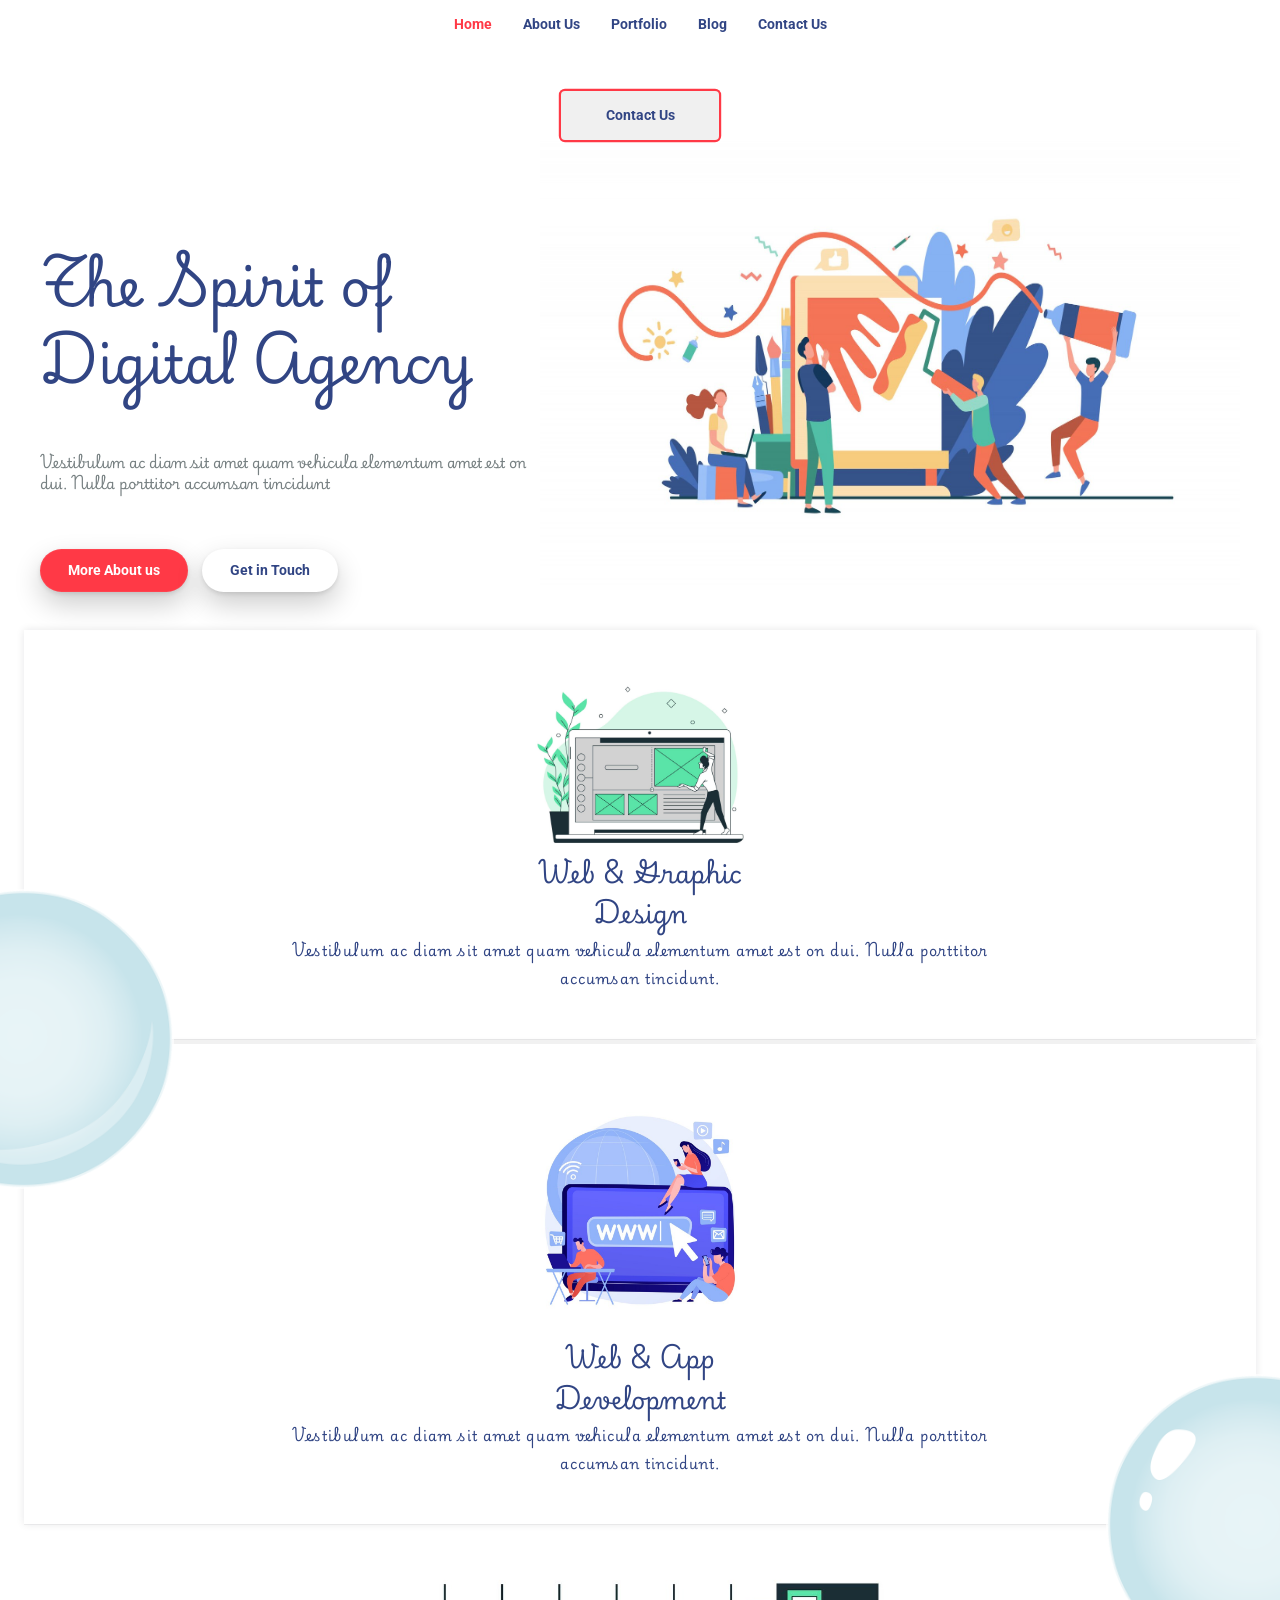
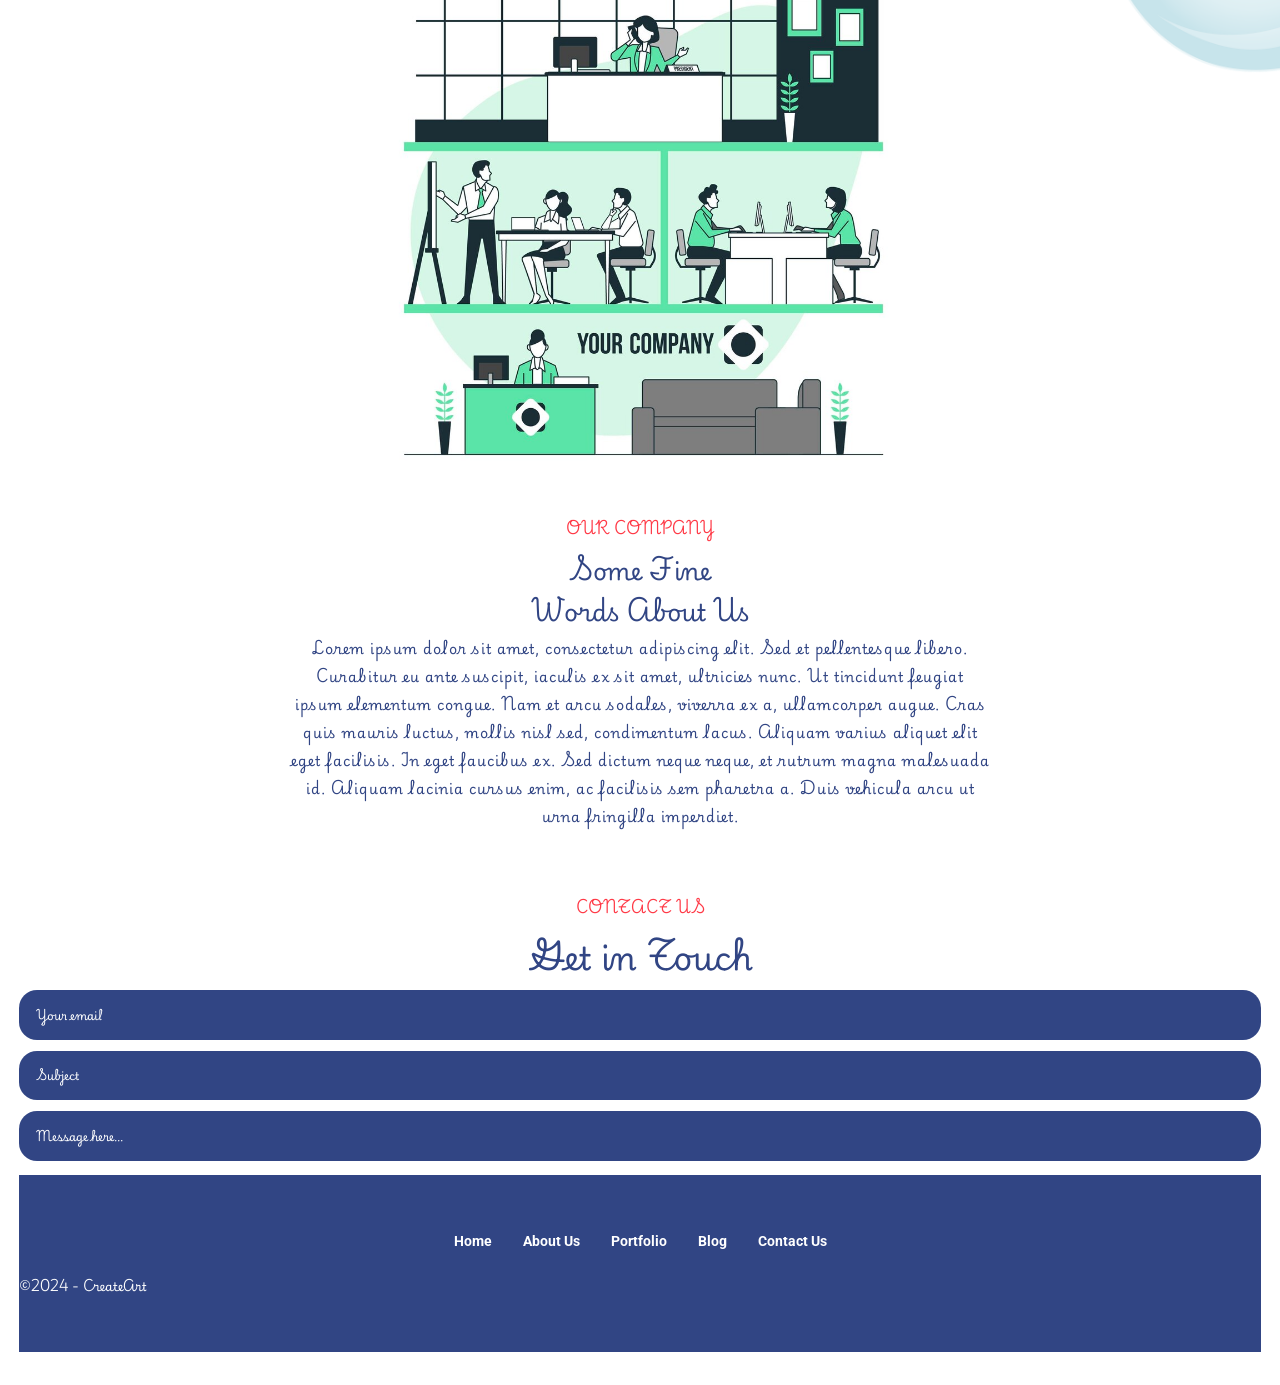
<file: CreateArt/index.html>
<!DOCTYPE html>
<html lang="en">
<head>
    <meta charset="UTF-8">
    <meta name="viewport" content="width=CreateArt, initial-scale=1.0">
    <title>Create Art</title>
    <link rel="stylesheet" href="style.css">
</head>
<body>
    <header>
        <nav class="top-menu">
            <a href="#" class="red">Home</a>
            <a href="#">About Us</a>
            <a href="#">Portfolio</a>
            <a href="#">Blog</a>
            <a href="#">Contact Us</a>
        </nav>
        <nav class="button-contact">
            <a href="#">Contact Us</a>
        </nav>
    </header>
    <main>
        <div class="flex-div">
            <div class="left">
                    <h1 class="banner-h1">The Spirit of Digital Agency</h1>
                    <p>Vestibulum ac diam sit amet quam vehicula elementum amet est on dui. Nulla porttitor accumsan tincidunt</p>
                <div class="banner-botton">
                    <nav>
                        <a href="#" class="banner-button-left">More About us</a>
                    </nav>
                    <nav>
                        <a href="#" class="banner-button-rigth">Get in Touch</a>
                    </nav>
                </div>
            </div>
            <img src="header.jpg" alt="" class="picture">
        </div>
        <div class="web">
            <div class="design-box">
                <img src="design.jpg" alt="" class="design">
                <h2>Web & Graphic</h2>
                <h2>Design</h2>
                <p>Vestibulum ac diam sit amet quam vehicula elementum amet est on dui. Nulla porttitor accumsan tincidunt.</p>
                <nav><img src="bubble.png" alt="" class="bubble-left"></nav>
            </div>
            
            <div  class="dev-box">
                <img src="development.jpg" alt="" class="dev">
                <h2 class="web-app-h2">Web & App</h2>
                <h2 class="web-app-h2">Development</h2>
                <p>Vestibulum ac diam sit amet quam vehicula elementum amet est on dui. Nulla porttitor accumsan tincidunt.</p>
                <div><img src="bubble.png" alt="" class="bubble-r"></div>
            </div>         
            <div class="company">
                <div><img src="company.jpg" alt="" class="company-img"></div>
                <h6>OUR COMPANY</h6>
                <h2>Some Fine</h2>
                <h2>Words About Us</h2>
                <div><p>Lorem ipsum dolor sit amet, consectetur adipiscing elit. Sed et pellentesque libero. Curabitur eu ante suscipit, iaculis ex sit amet, ultricies nunc. Ut tincidunt feugiat ipsum elementum congue. Nam et arcu sodales, viverra ex a, ullamcorper augue. Cras quis mauris luctus, mollis nisl sed, condimentum lacus. Aliquam varius aliquet elit eget facilisis. In eget faucibus ex. Sed dictum neque neque, et rutrum magna malesuada id. Aliquam lacinia cursus enim, ac facilisis sem pharetra a. Duis vehicula arcu ut urna fringilla imperdiet.</p></div>
            </div>
        </div>
    </main>
    <footer>
        <div class="contact">
            <h6>CONTACT US</h6>
            <h2>Get in Touch</h2>
            <div class="contact-form">
                <nav>Your email</nav>
                <nav>Subject</nav>
                <nav class="message-here">Message here...</nav>
            </div>
        </div>
        <div class="footer-m">
            <nav class="footer-menu">
                <a href="#" >Home</a>
                <a href="#">About Us</a>
                <a href="#">Portfolio</a>
                <a href="#">Blog</a>
                <a href="#">Contact Us</a>
            </nav>
            <p>©2024 - CreateArt</p>
        </div>
    </footer>
</body>
</html>
</file>
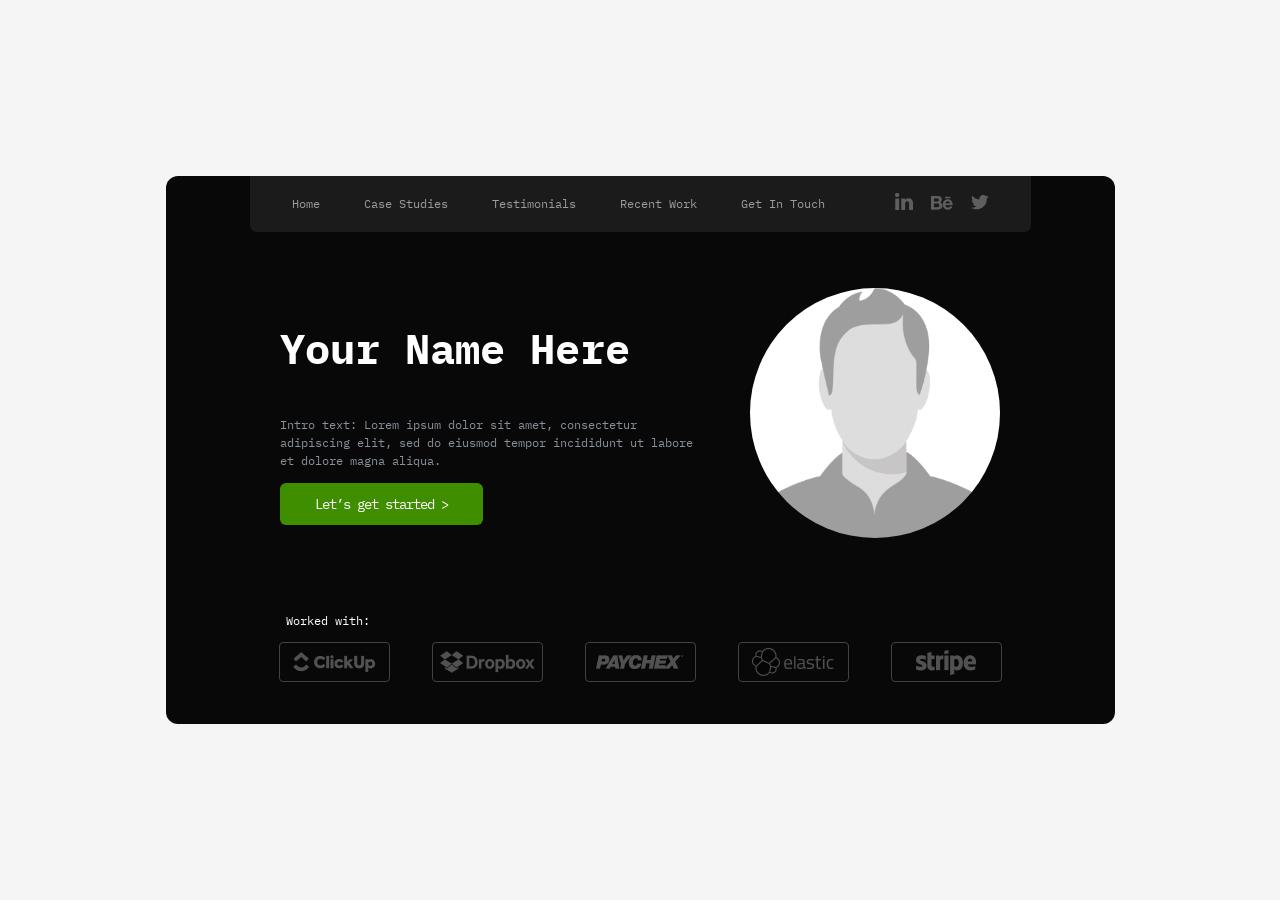
<file: Regular Exam HTML CSS SoftUni/01.Portfolio/index.html>
<!DOCTYPE html>
<html lang="en">
  <head>
    <meta charset="UTF-8" />
    <meta name="viewport" content="width=device-width, initial-scale=1.0" />
    <title>Portfolio Card</title>
    <link rel="stylesheet" href="./styles.css" />
  </head>
  <body>
    <div class="card">
      <div class="header">
        <nav class="menu">
          <a href="#">Home</a>
          <a href="#">Case Studies</a>
          <a href="#">Testimonials</a>
          <a href="#">Recent Work</a>
          <a href="#">Get In Touch</a>
        </nav>
        <div class="icons">
          <a href="#"><img src="images/LinkedIn.png" alt=""></a>
          <a href="#"><img src="images/Behance.png" alt=""></a>
          <a href="#"><img src="images/Twitter.png" alt=""></a>
        </div>
      </div>
        <div class="body">
          <div class="left">
            <h1>Your Name Here</h1>
            <p>Intro text: Lorem ipsum dolor sit amet, consectetur adipiscing elit, sed do eiusmod tempor incididunt ut labore et dolore magna aliqua.</p>
            <a href="#">Let’s get started ></a>
          </div>
          <div class="right">
            <img src="images/profile_350x350.png" alt="">
          </div>
        </div>

      <div class="footer">
        <p>Worked with:</p>
        <div class="logos">
          <a href="#" class="img1"><img src="images/clickup logo.png" alt=""></a>
          <a href="#" class="img2"><img src="images/dropbox_blue logo.png" alt=""></a>
          <a href="#" class="img3"><img src="images/Paychex logo.png" alt=""></a>
          <a href="#" class="img4"><img src="images/Elastic logo.png" alt=""></a>
          <a href="#" class="img5"><img src="images/stripe logo.png" alt=""></a>
        </div>
      </div>
    </div>
  </body>
</html>
</file>
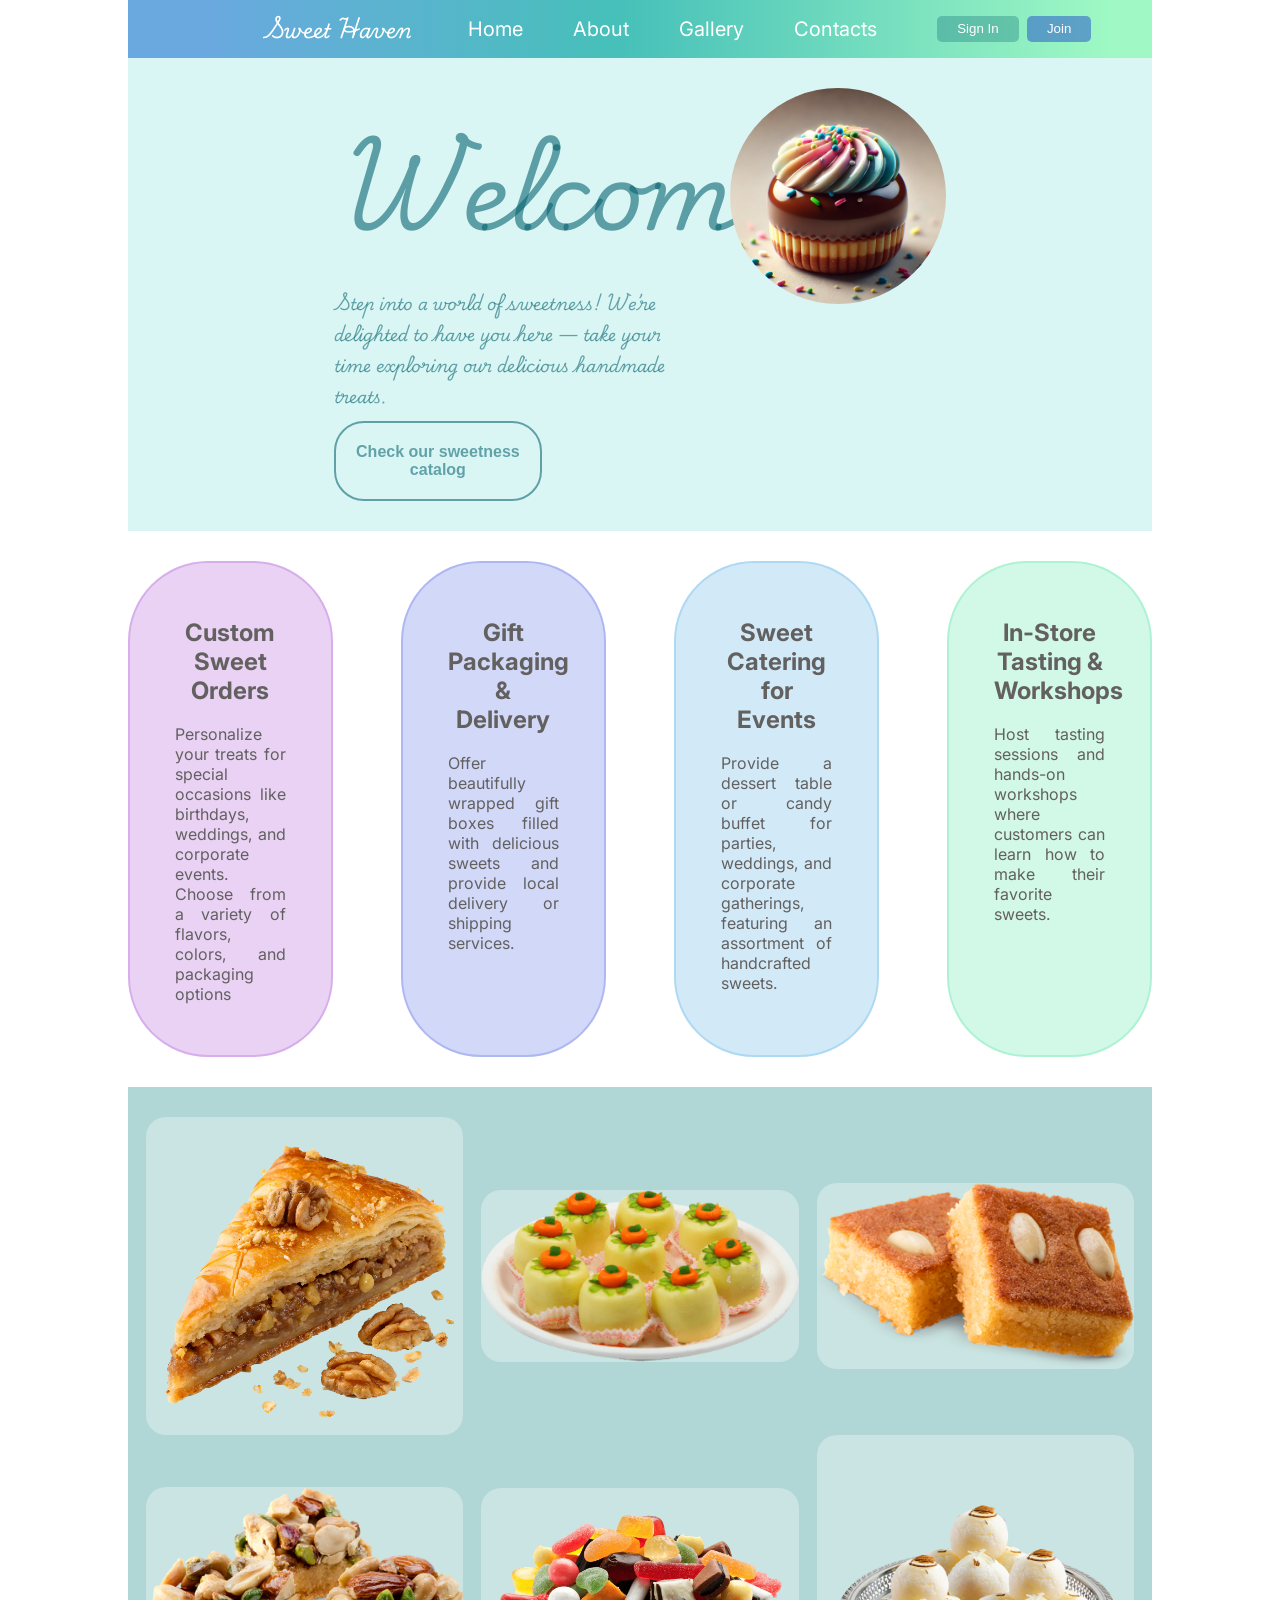
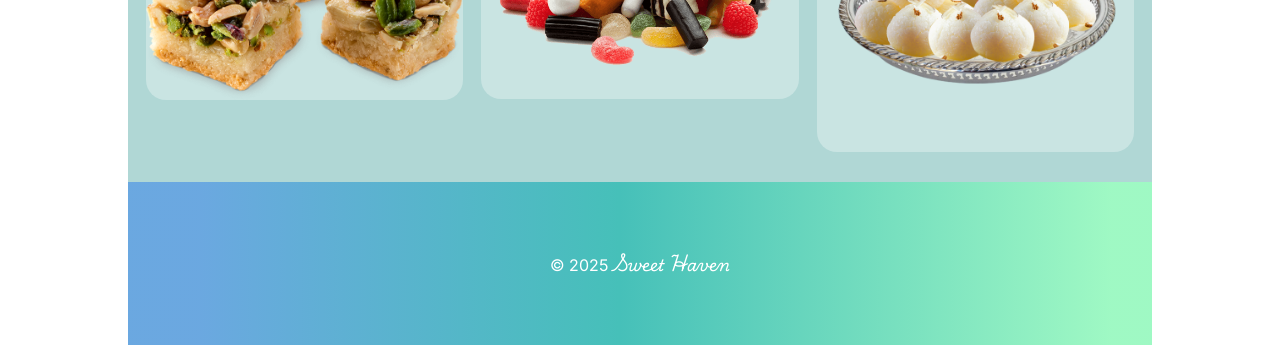
<file: Regular Exam HTML CSS SoftUni/02.SweetHeaven/index.html>
<!DOCTYPE html>
<html lang="en">
  <head>
    <meta charset="UTF-8" />
    <meta name="viewport" content="width=device-width, initial-scale=1.0" />
    <title>Sweet Haven</title>
    <link rel="stylesheet" href="./css/styles.css" />
    <link rel="stylesheet" href="./responsive.css" />
  </head>
  <body>
    <nav class="nav">
      <div class="nav-logo">
        <a href="#">Sweet Haven</a>
      </div>
      <label for="check" class="nav-burger-menu">
        <i class="fas fa-bars"></i>
      </label>
      <ul class="nav-menu">
        <li><a href="#">Home</a></li>
        <li><a href="#">About</a></li>
        <li><a href="#">Gallery</a></li>
        <li><a href="#">Contacts</a></li>
      </ul>
      <ul class="nav-user-btns">
        <li><button>Sign In</button></li>
        <li><button>Join</button></li>
      </ul>
    </nav>
    <main class="content">
      <section class="content-info">
        <div class="content-info-welcome">
          <h2>Welcome</h2>
          <p>
            Step into a world of sweetness! We&rsquo;re delighted to have you
            here — take your time exploring our delicious handmade treats.
          </p>
          <button>Check our sweetness catalog</button>
        </div>
        <img
          class="content-info-img"
          src="./images/sweet_langing_page.webp"
          alt=""
        />
      </section>
      <section class="content-services">
        <div class="violet">
          <h2>Custom Sweet Orders</h2>
          <p>
            Personalize your treats for special occasions like birthdays,
            weddings, and corporate events. Choose from a variety of flavors,
            colors, and packaging options
          </p>
        </div>
        <div class="blue">
          <h2>Gift Packaging & Delivery</h2>
          <p>
            Offer beautifully wrapped gift boxes filled with delicious sweets
            and provide local delivery or shipping services.
          </p>
        </div>
        <div class="light-blue">
          <h2>Sweet Catering for Events</h2>
          <p>
            Provide a dessert table or candy buffet for parties, weddings, and
            corporate gatherings, featuring an assortment of handcrafted sweets.
          </p>
        </div>
        <div class="green">
          <h2>In-Store Tasting & Workshops</h2>
          <p>
            Host tasting sessions and hands-on workshops where customers can
            learn how to make their favorite sweets.
          </p>
        </div>
      </section>
      <section class="gallery">
        <img src="./images/baklava.png" alt="" />
        <img src="./images/cakes.png" alt="" />
        <img src="./images/revane.png" alt="" />
        <img src="./images/another_cake.png" alt="" />
        <img src="./images/gummy_candies.png" alt="" />
        <img src="./images/sweet_candies.png" alt="" />
      </section>
    </main>
    <footer>
      <p>&copy; 2025 <a href="#">Sweet Haven</a></p>
    </footer>
  </body>
</html>
</file>
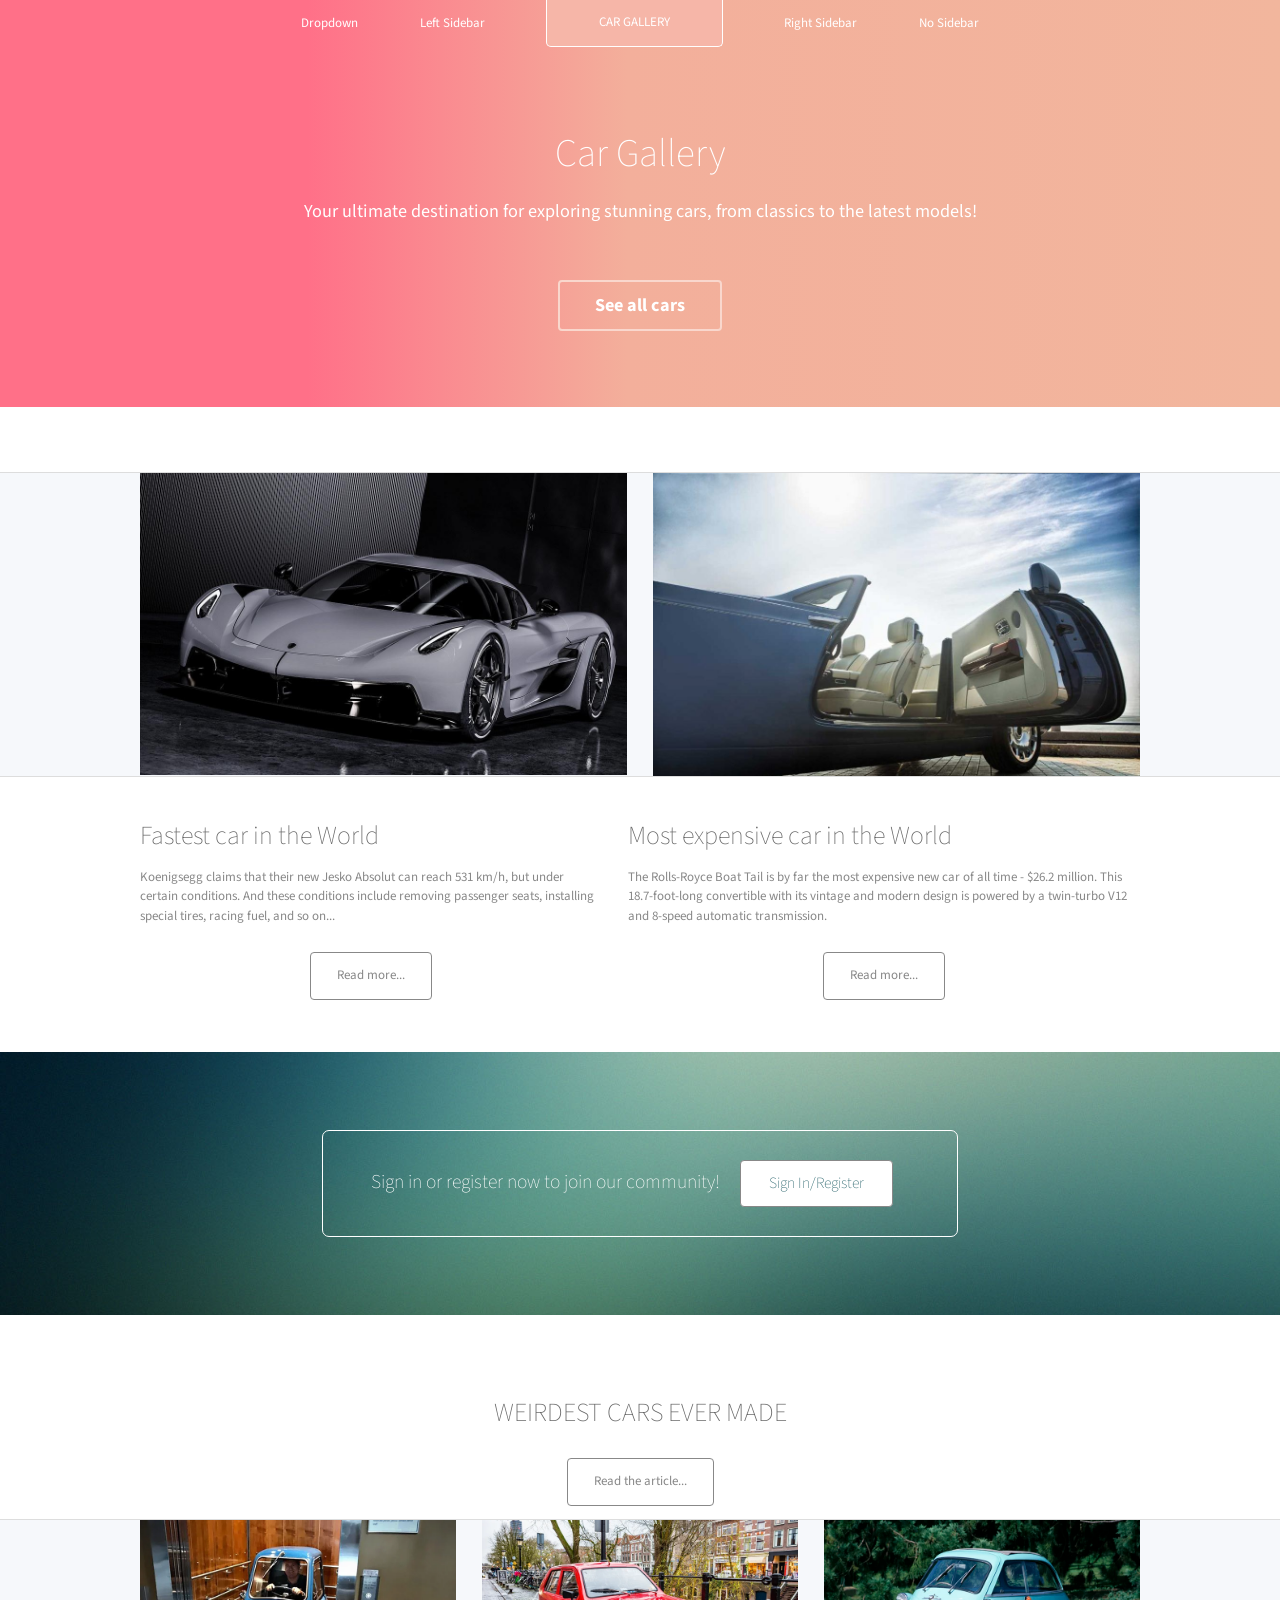
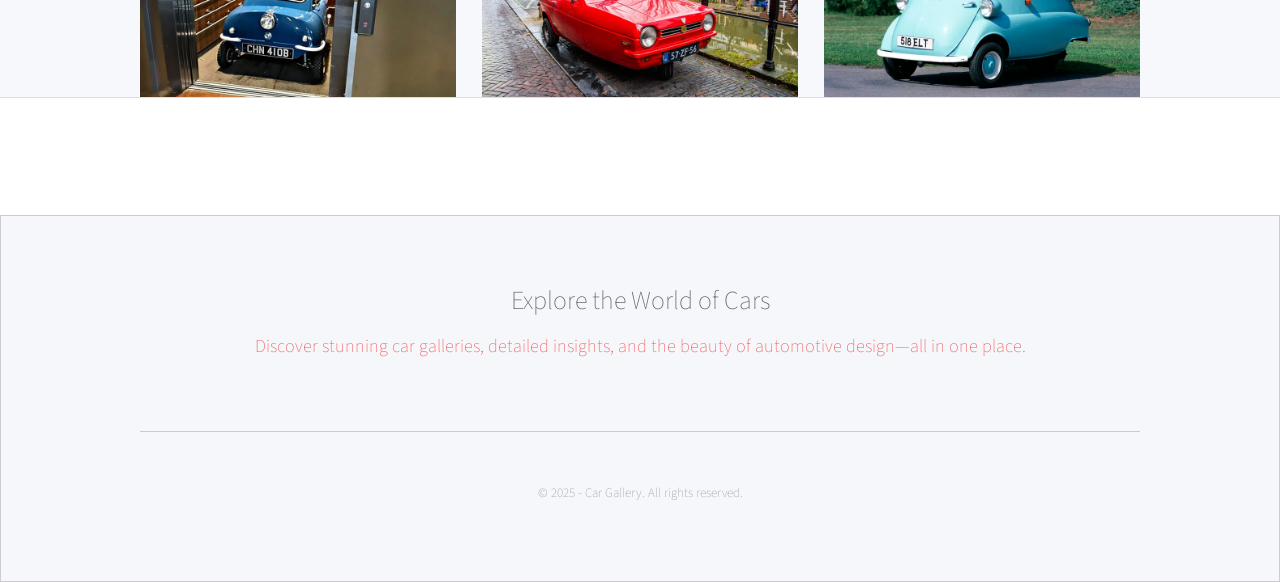
<file: Regular Exam HTML CSS SoftUni/03.Car_Gallery/index.html>
<!DOCTYPE html>
<html lang="en">
<head>
  <meta charset="UTF-8">
  <meta name="viewport" content="width=device-width, initial-scale=1.0">
  <title>Car Gallery</title>
  <link rel="stylesheet" href="./style.css">
</head>
<body>

<header>
  <nav class="main-nav">
    <a href="#">Dropdown</a>
    <a href="#">Left Sidebar</a>
    <a href="#" class="logo">CAR GALLERY</a>
    <a href="#">Right Sidebar</a>
    <a href="#">No Sidebar</a>
  </nav>

  <div class="header-banner">
    <h1>Car Gallery</h1>
    <p>Your ultimate destination for exploring stunning cars, from classics to the latest models!</p>
    <a href="#" class="button">See all cars</a>
  </div>
</header>

<div class="container-gray">
  <div class="container-800">
    <div class="cars">
      <div><img src="images/fastest_sport_car.jpeg"></div>
      <div><img src="images/most_expencive_car.jpg"></div>
    </div>
  </div>
</div>

<div class="container-800">
  <div class="cars-text">
    <div class="car-desc">
      <h2>Fastest car in the World</h2>
      <p>Koenigsegg claims that their new Jesko Absolut can reach 531 km/h, but under certain conditions. And these conditions include removing passenger seats, installing special tires, racing fuel, and so on...</p>
      <div class="btn-holder"><a href="#" class="button">Read more...</a></div>
    </div>


    <div class="car-desc">
      <h2>Most expensive car in the World</h2>
      <p>The Rolls-Royce Boat Tail is by far the most expensive new car of all time - $26.2 million. This 18.7-foot-long convertible with its vintage and modern design is powered by a twin-turbo V12 and 8-speed automatic transmission.</p>
      <div class="btn-holder"><a href="#" class="button">Read more...</a></div>
    </div>
  </div>
</div>

<div class="sign-in-box">
  <div class="sign-in">
    <span>Sign in or register now to join our community!</span>
    <a href="#" class="button">Sign In/Register</a>
  </div>
</div>

<div class="weird-cars">
  <h2 id="weird">WEIRDEST CARS EVER MADE</h2>
  <a href="#" class="button">Read the article...</a>
  <div class="container-gray">
    <div class="container-800">
      <div class="cars weird">
        <div><img src="images/weird_car_one.jpg"></div>
        <div><img src="images/weird_car_two.jpg"></div>
        <div><img src="images/weird_car_three.jpg"></div>
      </div>
    </div>
  </div>
</div>

<footer>
  <div class="container-800">
    <h2>Explore the World of Cars</h2>
    <p>Discover stunning car galleries, detailed insights, and the beauty of automotive design—all in one place.</p>
    <hr>
    <p class="copyright">© 2025 - Car Gallery. All rights reserved.</p>
  </div>
</footer>


  
</body>
</html>
</file>
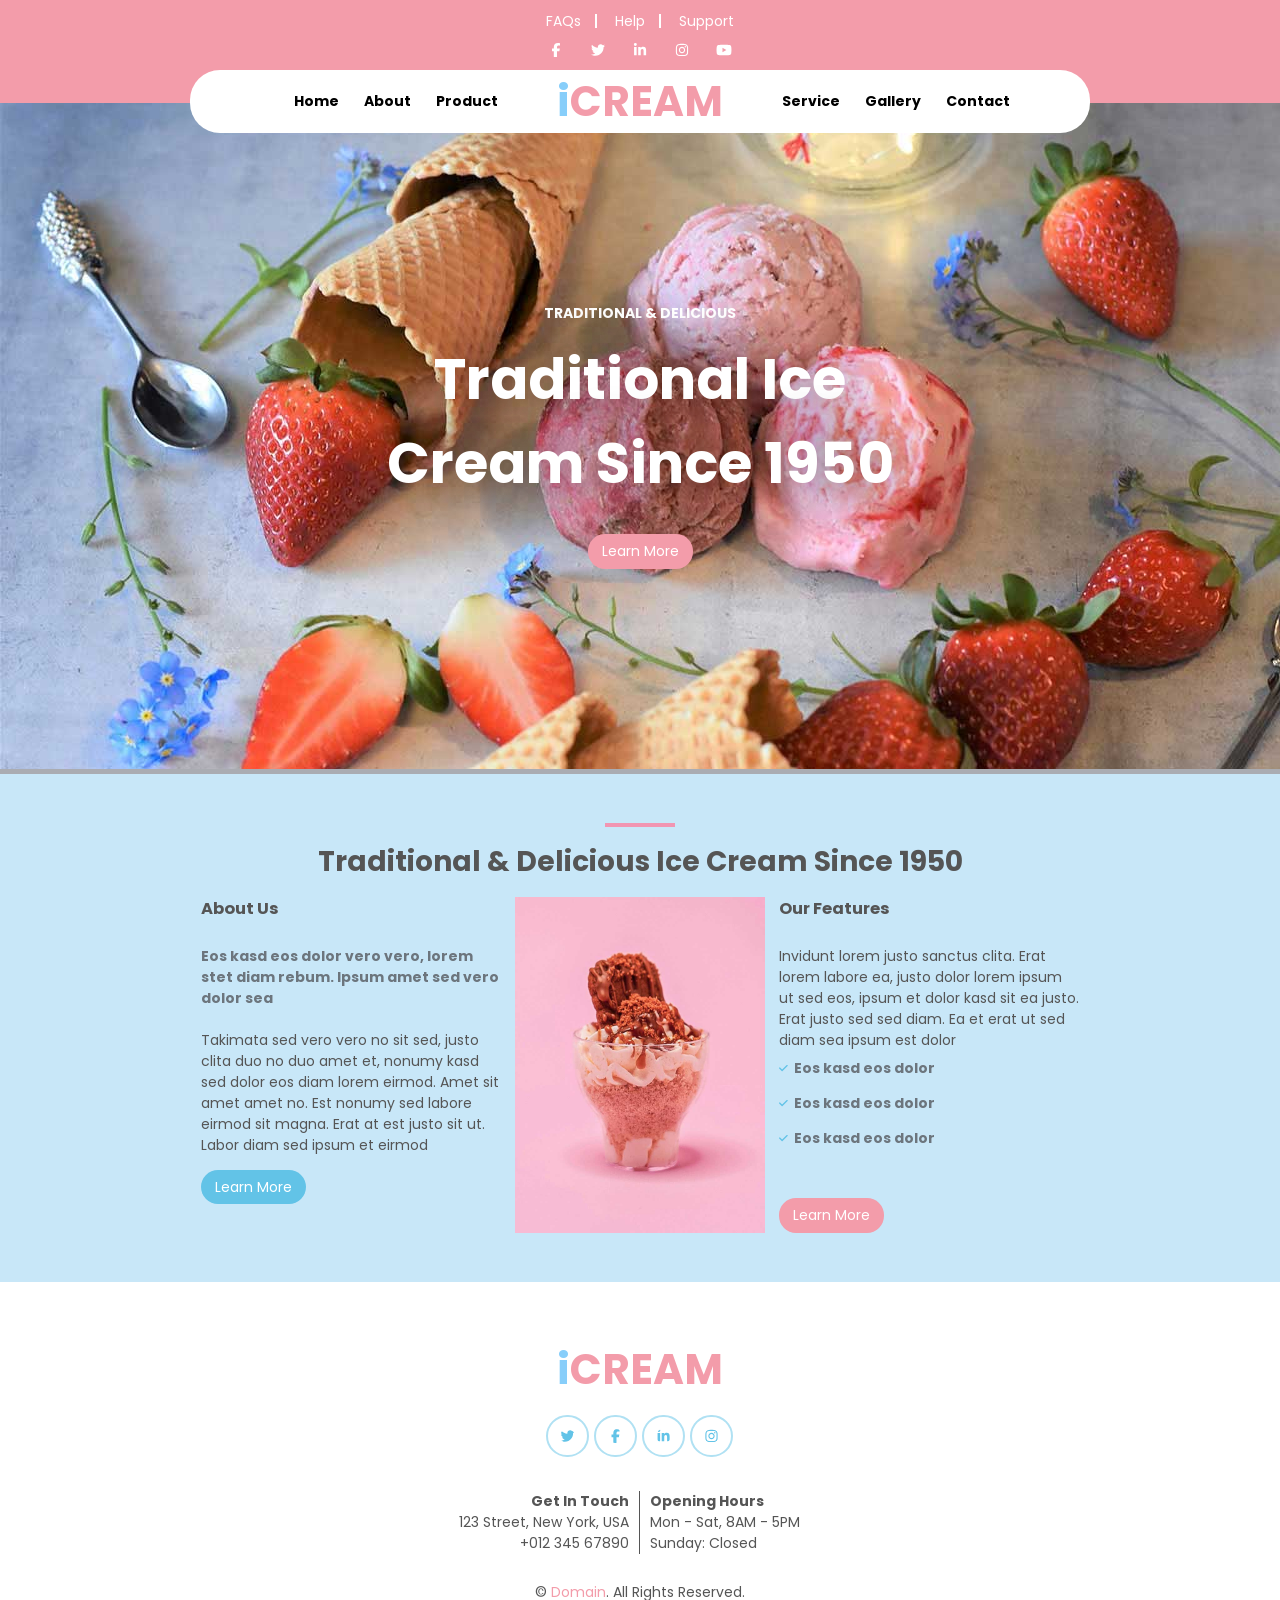
<file: iCream Solution/iscream.html>
<!DOCTYPE html>
<html lang="en">
<head>
    <meta charset="UTF-8">
    <meta name="viewport" content="width=device-width, initial-scale=1.0">
    <title>iScream</title>
    <link rel="stylesheet" href="style.css">
    <!-- <link rel="stylesheet" href="fa/all.min.css"> -->

</head>
<body>

<header> 
    <nav class="top-menu">
        <a href="#">FAQs</a>
        <a href="#">Help</a>
        <a href="#">Support</a>
    </nav>

    <div class="social">
        <svg xmlns="http://www.w3.org/2000/svg" height="14" viewBox="0 0 320 512"><!--!Font Awesome Free 6.7.2 by @fontawesome - https://fontawesome.com License - https://fontawesome.com/license/free Copyright 2025 Fonticons, Inc.--><path fill="#ffffff" d="M80 299.3V512H196V299.3h86.5l18-97.8H196V166.9c0-51.7 20.3-71.5 72.7-71.5c16.3 0 29.4 .4 37 1.2V7.9C291.4 4 256.4 0 236.2 0C129.3 0 80 50.5 80 159.4v42.1H14v97.8H80z"/></svg>
        <svg xmlns="http://www.w3.org/2000/svg" height="14" viewBox="0 0 512 512"><!--!Font Awesome Free 6.7.2 by @fontawesome - https://fontawesome.com License - https://fontawesome.com/license/free Copyright 2025 Fonticons, Inc.--><path fill="#ffffff" d="M459.4 151.7c.3 4.5 .3 9.1 .3 13.6 0 138.7-105.6 298.6-298.6 298.6-59.5 0-114.7-17.2-161.1-47.1 8.4 1 16.6 1.3 25.3 1.3 49.1 0 94.2-16.6 130.3-44.8-46.1-1-84.8-31.2-98.1-72.8 6.5 1 13 1.6 19.8 1.6 9.4 0 18.8-1.3 27.6-3.6-48.1-9.7-84.1-52-84.1-103v-1.3c14 7.8 30.2 12.7 47.4 13.3-28.3-18.8-46.8-51-46.8-87.4 0-19.5 5.2-37.4 14.3-53 51.7 63.7 129.3 105.3 216.4 109.8-1.6-7.8-2.6-15.9-2.6-24 0-57.8 46.8-104.9 104.9-104.9 30.2 0 57.5 12.7 76.7 33.1 23.7-4.5 46.5-13.3 66.6-25.3-7.8 24.4-24.4 44.8-46.1 57.8 21.1-2.3 41.6-8.1 60.4-16.2-14.3 20.8-32.2 39.3-52.6 54.3z"/></svg>
        <svg xmlns="http://www.w3.org/2000/svg" height="14" viewBox="0 0 448 512"><!--!Font Awesome Free 6.7.2 by @fontawesome - https://fontawesome.com License - https://fontawesome.com/license/free Copyright 2025 Fonticons, Inc.--><path fill="#ffffff" d="M100.3 448H7.4V148.9h92.9zM53.8 108.1C24.1 108.1 0 83.5 0 53.8a53.8 53.8 0 0 1 107.6 0c0 29.7-24.1 54.3-53.8 54.3zM447.9 448h-92.7V302.4c0-34.7-.7-79.2-48.3-79.2-48.3 0-55.7 37.7-55.7 76.7V448h-92.8V148.9h89.1v40.8h1.3c12.4-23.5 42.7-48.3 87.9-48.3 94 0 111.3 61.9 111.3 142.3V448z"/></svg>
        <svg xmlns="http://www.w3.org/2000/svg" height="14" viewBox="0 0 448 512"><!--!Font Awesome Free 6.7.2 by @fontawesome - https://fontawesome.com License - https://fontawesome.com/license/free Copyright 2025 Fonticons, Inc.--><path fill="#ffffff" d="M224.1 141c-63.6 0-114.9 51.3-114.9 114.9s51.3 114.9 114.9 114.9S339 319.5 339 255.9 287.7 141 224.1 141zm0 189.6c-41.1 0-74.7-33.5-74.7-74.7s33.5-74.7 74.7-74.7 74.7 33.5 74.7 74.7-33.6 74.7-74.7 74.7zm146.4-194.3c0 14.9-12 26.8-26.8 26.8-14.9 0-26.8-12-26.8-26.8s12-26.8 26.8-26.8 26.8 12 26.8 26.8zm76.1 27.2c-1.7-35.9-9.9-67.7-36.2-93.9-26.2-26.2-58-34.4-93.9-36.2-37-2.1-147.9-2.1-184.9 0-35.8 1.7-67.6 9.9-93.9 36.1s-34.4 58-36.2 93.9c-2.1 37-2.1 147.9 0 184.9 1.7 35.9 9.9 67.7 36.2 93.9s58 34.4 93.9 36.2c37 2.1 147.9 2.1 184.9 0 35.9-1.7 67.7-9.9 93.9-36.2 26.2-26.2 34.4-58 36.2-93.9 2.1-37 2.1-147.8 0-184.8zM398.8 388c-7.8 19.6-22.9 34.7-42.6 42.6-29.5 11.7-99.5 9-132.1 9s-102.7 2.6-132.1-9c-19.6-7.8-34.7-22.9-42.6-42.6-11.7-29.5-9-99.5-9-132.1s-2.6-102.7 9-132.1c7.8-19.6 22.9-34.7 42.6-42.6 29.5-11.7 99.5-9 132.1-9s102.7-2.6 132.1 9c19.6 7.8 34.7 22.9 42.6 42.6 11.7 29.5 9 99.5 9 132.1s2.7 102.7-9 132.1z"/></svg>
        <svg xmlns="http://www.w3.org/2000/svg" height="14" viewBox="0 0 576 512"><!--!Font Awesome Free 6.7.2 by @fontawesome - https://fontawesome.com License - https://fontawesome.com/license/free Copyright 2025 Fonticons, Inc.--><path fill="#ffffff" d="M549.7 124.1c-6.3-23.7-24.8-42.3-48.3-48.6C458.8 64 288 64 288 64S117.2 64 74.6 75.5c-23.5 6.3-42 24.9-48.3 48.6-11.4 42.9-11.4 132.3-11.4 132.3s0 89.4 11.4 132.3c6.3 23.7 24.8 41.5 48.3 47.8C117.2 448 288 448 288 448s170.8 0 213.4-11.5c23.5-6.3 42-24.2 48.3-47.8 11.4-42.9 11.4-132.3 11.4-132.3s0-89.4-11.4-132.3zm-317.5 213.5V175.2l142.7 81.2-142.7 81.2z"/></svg>
    </div>
    
</header>  
<menu>
    <div class="menu1">
        <a href="#">Home</a>
        <a href="#">About</a>
        <a href="#">Product</a>
    </div> 
    <div class="logo">
    <a href=""><span class="logo-i">i</span>CREAM</a>
    </div>
    <div class="menu2">
        <a href="#">Service</a>
        <a href="#">Gallery</a>
        <a href="#">Contact</a>
    </div>
</menu>
<div class="banner">
    <div class="banner-text1"><p>Traditional & Delicious</p></div>
    <div class="banner-text2"><p><span>Traditional Ice Cream Since 1950</span></p></div>
    <a href="#" class="button">Learn More</a>
</div>


<main>
    <div class="pink-b"></div>
    <h1>Traditional & Delicious Ice Cream Since 1950</h1>
    <div class="flex-div">
        <div class="left">
            <h3>About Us</h3>
            <p class="bold">Eos kasd eos dolor vero vero, lorem stet diam rebum. Ipsum amet sed vero dolor sea</p>
            <p>Takimata sed vero vero no sit sed, justo clita duo no duo amet et, nonumy kasd sed dolor eos diam lorem eirmod. Amet sit amet amet no. Est nonumy sed labore eirmod sit magna. Erat at est justo sit ut. Labor diam sed ipsum et eirmod</p>
            <a href="#" class="button-blue">Learn More</a>
        </div>
        <img src="about.jpg" alt="" class="picture">
        <div class="right">
            <h3>Our Features</h3>
            <p>Invidunt lorem justo sanctus clita. Erat lorem labore ea, justo dolor lorem ipsum ut sed eos, ipsum et dolor kasd sit ea justo. Erat justo sed sed diam. Ea et erat ut sed diam sea ipsum est dolor</p>
            <ul class="bold li">
                <li><svg xmlns="http://www.w3.org/2000/svg" height="10" width="8.75" viewBox="0 0 448 512"><!--!Font Awesome Free 6.7.2 by @fontawesome - https://fontawesome.com License - https://fontawesome.com/license/free Copyright 2025 Fonticons, Inc.--><path fill="#62c3e7" d="M438.6 105.4c12.5 12.5 12.5 32.8 0 45.3l-256 256c-12.5 12.5-32.8 12.5-45.3 0l-128-128c-12.5-12.5-12.5-32.8 0-45.3s32.8-12.5 45.3 0L160 338.7 393.4 105.4c12.5-12.5 32.8-12.5 45.3 0z"/></svg> Eos kasd eos dolor</li>
                <li><svg xmlns="http://www.w3.org/2000/svg" height="10" width="8.75" viewBox="0 0 448 512"><!--!Font Awesome Free 6.7.2 by @fontawesome - https://fontawesome.com License - https://fontawesome.com/license/free Copyright 2025 Fonticons, Inc.--><path fill="#62c3e7" d="M438.6 105.4c12.5 12.5 12.5 32.8 0 45.3l-256 256c-12.5 12.5-32.8 12.5-45.3 0l-128-128c-12.5-12.5-12.5-32.8 0-45.3s32.8-12.5 45.3 0L160 338.7 393.4 105.4c12.5-12.5 32.8-12.5 45.3 0z"/></svg> Eos kasd eos dolor</li>
                <li><svg xmlns="http://www.w3.org/2000/svg" height="10" width="8.75" viewBox="0 0 448 512"><!--!Font Awesome Free 6.7.2 by @fontawesome - https://fontawesome.com License - https://fontawesome.com/license/free Copyright 2025 Fonticons, Inc.--><path fill="#62c3e7" d="M438.6 105.4c12.5 12.5 12.5 32.8 0 45.3l-256 256c-12.5 12.5-32.8 12.5-45.3 0l-128-128c-12.5-12.5-12.5-32.8 0-45.3s32.8-12.5 45.3 0L160 338.7 393.4 105.4c12.5-12.5 32.8-12.5 45.3 0z"/></svg> Eos kasd eos dolor</li>
            </ul>
            <a href="#" class="button">Learn More</a>
        </div>
    </div>
</main>
<footer>
    <div class="logo-2">
        <a href=""><span class="logo-i">i</span>CREAM</a>
    </div>
    <div class="social-round">
        <svg xmlns="http://www.w3.org/2000/svg" height="14" viewBox="0 0 512 512"><!--!Font Awesome Free 6.7.2 by @fontawesome - https://fontawesome.com License - https://fontawesome.com/license/free Copyright 2025 Fonticons, Inc.--><path fill="#62c3e7" d="M459.4 151.7c.3 4.5 .3 9.1 .3 13.6 0 138.7-105.6 298.6-298.6 298.6-59.5 0-114.7-17.2-161.1-47.1 8.4 1 16.6 1.3 25.3 1.3 49.1 0 94.2-16.6 130.3-44.8-46.1-1-84.8-31.2-98.1-72.8 6.5 1 13 1.6 19.8 1.6 9.4 0 18.8-1.3 27.6-3.6-48.1-9.7-84.1-52-84.1-103v-1.3c14 7.8 30.2 12.7 47.4 13.3-28.3-18.8-46.8-51-46.8-87.4 0-19.5 5.2-37.4 14.3-53 51.7 63.7 129.3 105.3 216.4 109.8-1.6-7.8-2.6-15.9-2.6-24 0-57.8 46.8-104.9 104.9-104.9 30.2 0 57.5 12.7 76.7 33.1 23.7-4.5 46.5-13.3 66.6-25.3-7.8 24.4-24.4 44.8-46.1 57.8 21.1-2.3 41.6-8.1 60.4-16.2-14.3 20.8-32.2 39.3-52.6 54.3z"/></svg>
        <svg xmlns="http://www.w3.org/2000/svg" height="14" viewBox="0 0 320 512"><!--!Font Awesome Free 6.7.2 by @fontawesome - https://fontawesome.com License - https://fontawesome.com/license/free Copyright 2025 Fonticons, Inc.--><path fill="#62c3e7" d="M80 299.3V512H196V299.3h86.5l18-97.8H196V166.9c0-51.7 20.3-71.5 72.7-71.5c16.3 0 29.4 .4 37 1.2V7.9C291.4 4 256.4 0 236.2 0C129.3 0 80 50.5 80 159.4v42.1H14v97.8H80z"/></svg>
        <svg xmlns="http://www.w3.org/2000/svg" height="14" viewBox="0 0 448 512"><!--!Font Awesome Free 6.7.2 by @fontawesome - https://fontawesome.com License - https://fontawesome.com/license/free Copyright 2025 Fonticons, Inc.--><path fill="#62c3e7" d="M100.3 448H7.4V148.9h92.9zM53.8 108.1C24.1 108.1 0 83.5 0 53.8a53.8 53.8 0 0 1 107.6 0c0 29.7-24.1 54.3-53.8 54.3zM447.9 448h-92.7V302.4c0-34.7-.7-79.2-48.3-79.2-48.3 0-55.7 37.7-55.7 76.7V448h-92.8V148.9h89.1v40.8h1.3c12.4-23.5 42.7-48.3 87.9-48.3 94 0 111.3 61.9 111.3 142.3V448z"/></svg>
        <svg xmlns="http://www.w3.org/2000/svg" height="14" viewBox="0 0 448 512"><!--!Font Awesome Free 6.7.2 by @fontawesome - https://fontawesome.com License - https://fontawesome.com/license/free Copyright 2025 Fonticons, Inc.--><path fill="#62c3e7" d="M224.1 141c-63.6 0-114.9 51.3-114.9 114.9s51.3 114.9 114.9 114.9S339 319.5 339 255.9 287.7 141 224.1 141zm0 189.6c-41.1 0-74.7-33.5-74.7-74.7s33.5-74.7 74.7-74.7 74.7 33.5 74.7 74.7-33.6 74.7-74.7 74.7zm146.4-194.3c0 14.9-12 26.8-26.8 26.8-14.9 0-26.8-12-26.8-26.8s12-26.8 26.8-26.8 26.8 12 26.8 26.8zm76.1 27.2c-1.7-35.9-9.9-67.7-36.2-93.9-26.2-26.2-58-34.4-93.9-36.2-37-2.1-147.9-2.1-184.9 0-35.8 1.7-67.6 9.9-93.9 36.1s-34.4 58-36.2 93.9c-2.1 37-2.1 147.9 0 184.9 1.7 35.9 9.9 67.7 36.2 93.9s58 34.4 93.9 36.2c37 2.1 147.9 2.1 184.9 0 35.9-1.7 67.7-9.9 93.9-36.2 26.2-26.2 34.4-58 36.2-93.9 2.1-37 2.1-147.8 0-184.8zM398.8 388c-7.8 19.6-22.9 34.7-42.6 42.6-29.5 11.7-99.5 9-132.1 9s-102.7 2.6-132.1-9c-19.6-7.8-34.7-22.9-42.6-42.6-11.7-29.5-9-99.5-9-132.1s-2.6-102.7 9-132.1c7.8-19.6 22.9-34.7 42.6-42.6 29.5-11.7 99.5-9 132.1-9s102.7-2.6 132.1 9c19.6 7.8 34.7 22.9 42.6 42.6 11.7 29.5 9 99.5 9 132.1s2.7 102.7-9 132.1z"/></svg>
    </div>
    <div class="footer-left-right">
        <div class="footer-left">
            <h4>Get In Touch</h4>
            <p>123 Street, New York, USA</p>
            <p>+012 345 67890</p>
        </div>
        <div class="footer-right">
            <h4>Opening Hours</h4>
            <p>Mon - Sat, 8AM - 5PM</p>
            <p>Sunday: Closed</p>
        </div>
    </div>
        <p class="domain">© <span class="pink">Domain</span>. All Rights Reserved.</p>
</footer>

</body>
</html>
</file>
<file: CreateArt/style.css>
@import url('https://fonts.googleapis.com/css2?family=Roboto:ital,wght@0,100;0,300;0,400;0,500;0,700;0,900;1,100;1,300;1,400;1,500;1,700;1,900&display=swap');
@import url('https://fonts.googleapis.com/css2?family=Playwrite+PE:wght@100..400&display=swap');

* {
    padding: 0;
    margin: 0;
    box-sizing: border-box;
}

*,
*::before,
*::after {
    box-sizing: border-box;
}

html {
    font: 14px/1.5 Roboto, sans-serif;
}

.top-menu {
    font: 14px/1.5 'Roboto', sans-serif;
    text-align: center;
    padding-bottom: 2em;
    padding-top: 1em;
    justify-content:center;
    
}

nav a {
    font-weight: bold;
    text-decoration: none;
    color: #314584;
    padding-left: 1em;
    padding-right: 1em;
}

.red {
    color: #FF3946;
}
header {
    position: relative;
    text-align: center;
}

.button-contact {
    font: 14px/1.5 'Roboto', sans-serif;
    background-color: #F0F0F0 ;
    color: #314584;;
    text-decoration: none;
    border-radius: 4px;
    padding: 1em 2.2em;
    margin-top: 2em;
    display: inline-block;
    text-align: center;
    box-shadow: #FF3946 0px 0px 0px 2.2px;
    
}

.flex-div {
    font: 'Playwrite PE', sans-serif;
    display: flex;
    max-width: 1400px;
    justify-content: center;

}

.left {
    flex: 0 1 500px;
    justify-content: center;
    z-index: 1;
}

.picture {
    max-width: 700px;
}

.banner-h1 {
    color: #314584 ;
    font-size: 3.7em;
    padding-bottom: 1em;
    font-family: 'Playwrite PE', sans-serif ;
    padding-top: 2em;
}

.left p{
    color: #778082;
    font-family: 'Playwrite PE', sans-serif ;
}

.banner-button-left{
    font: 14px/1.5 'Roboto', sans-serif;
    background-color:#FF3946 ;
    color: white;
    text-decoration: none;
    border-radius: 27px;
    padding: 0.8em 2em;
    margin-top: 2em;
    display: inline-block;
    text-align: center;
    font-weight: bold;
    box-shadow: rgba(0, 0, 0, 0.2) 0px 12px 28px 0px, rgba(0, 0, 0, 0.1) 0px 2px 4px 0px, rgba(255, 255, 255, 0.05) 0px 0px 0px 1px inset;

}

.banner-button-rigth {
    font: 14px/1.5 'Roboto', sans-serif;
    background-color: white ;
    color: #314584;
    text-decoration: none;
    border-radius: 27px;
    padding: 0.8em 2em;
    margin-top: 2em;
    display: inline-block;
    text-align: center;
    font-weight: bold;
    box-shadow: rgba(0, 0, 0, 0.2) 0px 12px 28px 0px, rgba(0, 0, 0, 0.1) 0px 2px 4px 0px, rgba(255, 255, 255, 0.05) 0px 0px 0px 1px inset;
}

.banner-botton {
    display: flex;
    margin-top: 2em;
    gap: 1em;
}

.web,
footer {
    font-family: 'Playwrite PE', sans-serif ;
    padding: 2em 1em;
    position: relative;
    text-align: center;
    margin: 5px;
}

.design-box {
    position: relative;
    text-align: center;
    box-shadow: rgba(17, 17, 26, 0.05) 0px 1px 0px, rgba(17, 17, 26, 0.1) 0px 0px 8px;
    margin: 5px;
    padding: 3em 0;
}

.dev-box {
    background-color: white;
    position: relative;
    text-align: center;
    box-shadow: rgba(17, 17, 26, 0.05) 0px 1px 0px, rgba(17, 17, 26, 0.1) 0px 0px 8px;
    margin: 5px;
    padding: 3em 0;
}

.web h2,
.web p {
    color: #314584;
    margin: 0 auto;
    padding-bottom: 5px;
    max-width: 700px;
}

.web p {
    letter-spacing: 1px;
    line-height: 2;
}

.web h2 {
    font-size: 1.7em;
}

.dev,
.design {
    max-width: 250px;
}

.bubble-left,
.bubble-r {
    position: absolute;
    max-width: 300px;
    z-index: 10;
}

.bubble-left {
    left: -150px;
    bottom: -150px;
}

.bubble-r {
    right: -150px;
    bottom: -150px; 
}
h6{
    color:#FF3946 ;
    padding-bottom: 1em;
    font-size: 1em;
}

.web h2:last-child {
    padding-bottom: 1em;
}

.company-img {
    max-width: 500px;
    padding-top: 3em;
    padding-bottom: 3em;
}

.contact h2 {
    color: #314584;
    font-size: 2.3em;
}

.contact-form nav {
    background-color: #314584 ;
    color: white;
    border-radius: 18px;
    padding: 1.5em 1.5em;
    margin-top: 1em;
    display: block;
    text-align: left;
    font-size: 11px;
    font-weight: bold;
}

.message-here {
    padding: 1.5em 1.5em;
}

.footer-menu {
    font: 14px/1.5 'Roboto', sans-serif;
    background-color:  #314584;
    padding-bottom: 100px;
    margin-top: 1em;
    padding-top: 4em;
    position: relative;
}

.footer-menu a {
    color: white;
}

.footer-m p {
   position: absolute; 
   bottom: 85px;
   color: white;
   font-size: 12px;

}
</file>
<file: Regular Exam HTML CSS SoftUni/01.Portfolio/styles.css>
@import url("https://fonts.googleapis.com/css2?family=IBM+Plex+Mono&display=swap");
* {
  padding: 0;
  margin: 0;
  box-sizing: border-box;
}

html {
  font: 14px/1.5 Poppins, sans-serif;
}

html {
  box-sizing: border-box;
  font-family:'IBM Plex Mono',sans-serif ;
}

*,
*:before,
*:after {
  box-sizing: inherit;
}

body, input, textarea, select, option {
  font: inherit;
}

body {
  background-color: #F5F5F5;
  display: flex;
  align-items: center;
  height: 100vh;
  margin:  0;
}

header {
background-color: #1B1B1B;
}

h1{
  color: #FFFFFF;
  font-size: 3em;
}

.left p {
  color:#9C9C9C;
}

.menu a {
  color: #9C9C9C;
  text-decoration: none;
  font-size: 12px;
}

.menu {
  display: flex;
  flex-direction: row;
  gap: 4em;
  font-size: 11px;

}

.card {
  background-color: #080808;
  max-width: 1000px;
  margin: 0 auto;
  border-radius: 12px;
  padding: 0 6em;
}

.header {
  display: flex;
  gap: 5em;
  max-width: 900px;
  align-items: center;
  background-color: #1B1B1B;
  padding: 1.2em 3em;
  margin: 0 auto;
  border-radius: 0 0 7px 7px;
  justify-content: space-evenly;
}

.icons a {
  padding-right: 10px;
}

.icons a:last-child{
  padding-right: 0;
}

.body {
  display: flex;
  align-items: center;
  max-width: 720px;
  margin: 0 auto;
  padding: 4em 0;
  gap: 4em
}

.right img {
  max-width: 250px;
  aspect-ratio: 1/1;
  border-radius: 50%;
}

.left p {
  padding-top: 3em;
  color: #89919C;
  font-size: 12px;
  padding-bottom: 2em;
}

.left a{
  background-color: #3F8E00;
  color: #FFFFFF;
  border-radius: 6px;
  padding: 12px 35px;
  text-decoration: none;
  letter-spacing: -1px;
}

.logos {
  display: flex;
  gap: 3em;
  margin: 0 auto;
  justify-content:center;
  align-items:center;
}

.logos a {
  border: 1px solid #424242;
  border-radius: 4px;
  padding: 0 2em;
  display: flex;
  height: 40px;
  width: 111px;
  text-align: center;
  justify-content: center;
    align-items: center;
}

.paychex {
  padding: 0.5em;
}

.logos a img {
  margin: 0 auto;
  display:block;
}

.footer {
  padding-bottom: 3em;
  color: white;
}

.footer p {
  padding: 1em 3em;
  font-size: 12px;
}
</file>
<file: Regular Exam HTML CSS SoftUni/02.SweetHeaven/css/styles.css>
@import url("https://fonts.googleapis.com/css2?family=Playwrite+IN:wght@100..400&display=swap");
@import url("https://fonts.googleapis.com/css2?family=Inter:ital,opsz,wght@0,14..32,100..900;1,14..32,100..900&display=swap");
@import url(https://cdnjs.cloudflare.com/ajax/libs/font-awesome/6.7.1/css/all.min.css);

html {
  box-sizing: border-box;
}

*,
*:before,
*:after {
  box-sizing: inherit;
}

body {
  width: 80%;
  margin: 0 auto;
  font-family: "Inter", serif;
}

nav {
  width: 100%;
  background: rgb(66, 144, 216);
  background: linear-gradient(
    90deg,
    rgba(66, 144, 216, 0.7847514005602241) 7%,
    rgba(70, 192, 185, 1) 48%,
    rgba(75, 243, 144, 0.5326505602240896) 96%
  );
  border: none;
  display: flex;
  justify-content: space-evenly;
  align-items: center;
  flex-wrap: wrap;
}

a {
  text-decoration: none;
}

ul {
  list-style-type: none;
  padding: 0;
}

.nav-logo a {
  font-family: Playwrite IN, serif;
  color: white;
  padding-left: 80px;
  font-size: 20px;
}

.nav-menu {
  display: flex;
  gap: 50px;
}

.nav-burger-menu {
  display: none;
}

.nav-menu > li > a {
  color: white;
  font-size: 20px;
}

.nav-user-btns {
  display: flex;
  width: 16%;
  justify-content: center;
  gap: 5%;
}

.nav-user-btns > li:nth-child(1) > button {
  background-color: rgba(8, 100, 112, 0.308);
  border: none;
  color: white;
  padding: 0.4em 1.5em;
  border-radius: 5px;
}

.nav-user-btns > li:nth-child(2) > button {
  background-color: rgba(10, 45, 202, 0.418);
  border: none;
  color: white;
  padding: 0.4em 1.5em;
  border-radius: 5px;
}

.content-info {
  display: flex;
  margin: 0 auto;
  padding: 30px 80px;
  gap: 50px;
  justify-content: center;
  background: rgba(123, 221, 216, 0.281);
}

.content-info-welcome {
  width: 40%;
}

.content-info-welcome h2 {
  font-size: 90px;
  margin: 10px 0;
  font-family: Playwrite IN, serif;
  color: rgba(8, 100, 112, 0.603);
}

.content-info-welcome p {
  font-size: 16px;
  font-family: Playwrite IN, serif;
  color: rgba(8, 100, 112, 0.575);
  margin: 10px 0;
}

.content-info-welcome button {
  font-size: 16px;
  font-weight: 700;
  color: rgba(8, 100, 112, 0.575);
  border: 2px solid rgba(8, 100, 112, 0.575);
  border-radius: 30px;
  width: 60%;
  padding: 20px 0;
  background: none;
  cursor: pointer;
}

.content-info-welcome button:hover {
  font-size: 16px;
  font-weight: 700;
  color: white;
  border: 2px solid rgba(8, 100, 112, 0.575);
  border-radius: 30px;
  width: 60%;
  padding: 20px 0;
  background: rgba(8, 100, 112, 0.575);
  cursor: pointer;
}

.content-info-img {
  width: 25%;
  height: 25%;
  border-radius: 100%;
}

.content-services {
  display: flex;
  margin: 30px auto;
  justify-content: space-between;
}

.content-services div {
  width: 20%;
  border-radius: 80px;
  padding: 35px 45px;
  border: 2px solid black;
}

.content-services div h2 {
  text-align: center;
  color: rgb(99, 96, 96);
}

.content-services div p {
  text-align: justify;
  color: rgb(99, 96, 96);
}

.content-services .violet {
  border: 2px solid rgba(131, 5, 190, 0.178);
  background: rgba(131, 5, 190, 0.178);
}

.content-services .blue {
  border: 2px solid rgba(4, 36, 216, 0.178);
  background: rgba(4, 36, 216, 0.178);
}

.content-services .light-blue {
  border: 2px solid rgba(4, 138, 216, 0.178);
  background: rgba(4, 138, 216, 0.178);
}

.content-services .green {
  border: 2px solid rgba(4, 216, 117, 0.178);
  background: rgba(4, 216, 117, 0.178);
}

.gallery {
  display: flex;
  flex-wrap: wrap;
  justify-content: space-evenly;
  align-items: center;
  background: rgba(96, 175, 171, 0.493);
  padding: 30px 0;
}

.gallery img {
  width: 31%;
  height: 31%;
  background: rgba(255, 255, 255, 0.308);
  border-radius: 20px;
}

footer {
  width: 100%;
  padding: 50px 0;
  background: rgb(66, 144, 216);
  background: linear-gradient(
    90deg,
    rgba(66, 144, 216, 0.7847514005602241) 7%,
    rgba(70, 192, 185, 1) 48%,
    rgba(75, 243, 144, 0.5326505602240896) 96%
  );
  border: none;
  display: flex;
  justify-content: center;
  align-items: center;
}

footer > p {
    text-decoration: none;
    color: white;
}

footer > p > a {
    text-decoration: none;
    color: white;
    font-family: Playwrite IN, serif;
}
</file>
<file: Regular Exam HTML CSS SoftUni/02.SweetHeaven/responsive.css>
@media all and (max-width: 600px) {
    body {
        font-size: 13px;
        width: 85%;
    }

    .fa-solid, .fas {
        color: white;
        font-size: 2.5em;
        padding-top: 14px;
    }

    .nav-user-btns {
        flex-direction: column;
    }

    .content-info-welcome {
        width: 100%;
        text-align: center;
    }

    .content-info {
        padding: 25px 25px;
        gap: 0;
        flex-direction: column;
    }

    .content-services div p {
        font-size: 14px;
    }

    .content-info-welcome h2 {
        font-size: 56px;
    }

    .nav-menu {
        gap: 0;
        flex-direction: column;
    }

    nav {
        flex-direction: row;
    }

    .content-info-welcome button,
    .content-info-welcome button:hover {
        width: 80%;
    }

    .content-info-img {
        display: none;
    }

    .gallery img {
        width: 100%;
        border-radius: 0;
        background: none;
    }

    .gallery {
        flex-direction: column;
    }

    .content-services {
        flex-direction: column;
    }

    .content-services div {
        width: 100%;
        border-radius: 67px;
    }

    .nav-user-btns {
        width: 100%;
    }

    .nav-user-btns > li button{
        width: 100%;
    }

    .nav-burger-menu {
        display: flex;
        order: -1;
    }

    .nav-menu {
        display:none;
    }

    .nav-user-btns > li:nth-child(1) > button {
        border-radius: 4px;
    }
}

@media all and (max-width: 440px) {
    .content-info-welcome h2 {
        font-size: 40px;
    }

    body {
        font-size: 13px;
        width: 95%;
    }
}
</file>
<file: Regular Exam HTML CSS SoftUni/03.Car_Gallery/style.css>
@import url("https://fonts.googleapis.com/css?family=Source+Sans+Pro:300,300italic,400,400italic,600");

* {
    padding: 0;
    margin: 0;
    box-sizing: border-box;
}

html {
    font: 13px/1.5 'Source Sans Pro', sans- ;
}

body, input, textarea, select, option {
    font: inherit;
}

/* header */

header {
    padding:0 1em;
    color: white;
    margin: 0 0 5em;
    background: rgb(255,112,136);
    background: linear-gradient(90deg, rgba(255,112,136,1) 0%, rgba(255,112,136,1) 24%, rgba(243,175,155,1) 49%, rgba(242,182,157,1) 100%);
}

.main-nav {
    margin: 0 auto;
    max-width: 800px;
    display: flex;
    justify-content: space-evenly;
    align-items: center;
}

.main-nav a {
    color:white;
    text-decoration: none;
}

.logo {
    background-color: #F6B6A8;
    display:inline-block;
    padding: 1em 4em;
    border:1px solid white;
    border-top:none;
    border-radius: 0 0 5px 5px;
}

.header-banner {
    text-align: center;
    padding: 6em 0 3em;
}

.header-banner p {
    font-size: 1.4em;
}

h1 {
    font-weight: normal;
    font-size: 3em;
    padding: 0 0 15px;
    font-weight: lighter;
}

h2 {
    font-weight: normal;
    font-size: 2em;
    padding: 0 0 0.5em;
    font-weight: lighter;
    color: #666;
}

.header-banner .button {
    display: inline-block;
    color: white;
    text-decoration: none;
    font-size: 1.4em;
    font-weight: bold;
    border: 2px solid #F9D7CD;
    border-radius: 4px;
    padding: 10px 35px;
    margin: 2em;
}

/* END: header */



/* content */

.container-gray {
    background-color: #F6F8FB;
    margin: 1em 0 3em;
    border-top: 1px solid #ddd;
    border-bottom: 1px solid #ddd;
}

.cars {
    display: flex;
    justify-content: center;
    gap: 2em;
}

.cars img {
    max-width:100%;
    display: block;
}

.cars-text {
    display: flex;
    justify-content: center;
    gap: 2em;
    margin: 0 0 3em;
    color: #888;
}

#weird {
    padding-bottom:1em;
}

.btn-holder {
    text-align: center;
    margin: 1em 0;
}

.button {
    display: inline-block;
    text-decoration: none;
    color: #888;
    border: 1px solid #888;
    padding: 1em 2em;
    border-radius: 4px;
}

p {
    padding: 0 0 1em;
}

.sign-in-box {
    background-color: #326666;
    padding:6em 1em;
    text-align: center;
    background-image: url(images/promo.jpg);
    background-size: cover;
}

.sign-in {
    border: 1px solid white;
    display: inline-block;
    padding: 1.5em 2.5em;
    border-radius: 7px;
    color: white;
    font-size: 1.5em;
    font-weight: lighter;
}

.sign-in .button {
    margin: 0 1em;
    background-color: white;
    font-size: 0.8em;
    padding: 0.7em 1.8em;
    color: #27636B;
}

.weird-cars {
    text-align: center;
    padding: 6em 0;
}

.container-800 {
    max-width: 800px;
    margin: 0 auto;
}
/* END: content */


/* footer */
footer {
    text-align: center;
    background-color: #F5F7FA;
    border: 1px solid #ccc;
    padding: 5em 0;
    color: #F35858;
    font-weight: lighter;
}

footer p {
    font-size: 1.4em;
}

footer hr {
    display: block;
    height: 1px;
    border: 0;
    border-top: 1px solid #ccc;
    margin: 4em auto;
}

.copyright {
    color: #999;
    font-size: 1em;
}

@media all and (min-width: 1200px) {
    .container-800 {
        max-width: 1000px;
        margin: 0 auto;
    }
}

@media all and (min-width: 1400px) {
    .container-800 {
        max-width: 1200px;
        margin: 0 auto;
    }
}
</file>
<file: iCream Solution/style.css>
@import url('https://fonts.googleapis.com/css2?family=Poppins:wght@400;500;600;700&display=swap');

* {
    padding: 0;
    margin: 0;
    box-sizing: border-box;
}

*,
*::before,
*::after {
    box-sizing: border-box;
}

html {
    font: 14px/1.5 Poppins, sans-serif;
}

body, input, textarea, select, option {
    font: inherit;
}

header {
    background-color: rgb(243, 156, 170);
    color: white;
    text-align: center;
    padding-bottom: 3em;
    padding-top: 1em;
}

.top-menu {
    line-height: 1;
}

.top-menu a {
    color: white;
    text-decoration: none;
    border-right: 2px solid white;  
    padding-left: 1em;
    padding-right: 1em;
    display: inline-block;
    margin-bottom: 1em;
}

.top-menu a:last-child {
    border-right: none;  

}

.social svg {
    width:20px;
    color:white;
    margin-right: 18px;
}

.social svg:last-child {
    margin-right: 0;
}

menu {
    display: flex;
    gap: 3em;
    justify-content:center;
    align-items:center;
    background-color: white;
    border-radius: 30px;
    max-width: 900px;
    margin: -2.5em auto 1em;
    z-index: 10;
    position: relative;
}

.menu1 a, 
.menu2 a {
    margin-left: 1.5em;
    text-decoration: none;
    color: black;
    font-weight: bold;
}

.menu1 a:first-child, 
.menu2 a:first-child {
    margin-left: 0;
}

.menu2 {
    text-align: left;
    flex: 0 1 250px;
}

.menu1 {
    text-align: right;
    flex: 0 1 250px;
}

.logo a {
    font-size: 3em;
    text-decoration: none;
    font-weight: bold;
}

.logo a:last-child {
color:rgb(243, 156, 170);
}

.logo-i {
color: lightskyblue;
}

.banner{
    margin-top: -44px;
    background-image: url("carousel-1.jpg");
    z-index: 1;
    position: relative;
    padding: 200px 0px;
    text-align: center;
}

.banner-text1 p {
   color: white; 
   text-transform: uppercase;
   font-weight: bold;
   margin-bottom: 1em;
   text-shadow: 2px 2px 54px rgba(0,0,0, 0.9);
}

.banner-text2 p {
    font-size: 4em;
    font-weight: bold;
    color: white;
    max-width: 600px;
    margin:0 auto;
}

.banner-text2 p span {
    text-shadow: 2px 2px 54px rgba(0,0,0, 0.9);
}

.button {
    background-color: rgb(243, 156, 170) ;
    color: white;
    text-decoration: none;
    border-radius: 17px;
    padding: 0.5em 1em;
    margin-top: 2em;
    display: inline-block;
}

.button-blue {
    background-color: #62C3E7;
    color: white;
    text-decoration: none;
    border-radius: 17px;
    padding: 0.5em 1em;
}

.flex-div {
   display: flex;
   max-width: 1000px;
   color: #555555;
   gap: 1em;
   max-width: 900px;
   margin: 0 auto;
   justify-content: center;
}

.left,
.right {
    flex: 0 1 300px;
}
.picture {
    max-width: 250px;
}

h1 {
    text-align: center;  
    color: #555555; 
    padding-bottom: 0.5em;
}

h3 {
    color: #555555;
}
main {
    background-color: #C8E7F8;
    padding: 3.5em 0;
    border-top: 5px solid #AAACB2;
}

.bold {
    font-weight: bold;
    padding-bottom: 1em;
    color: #6C757D;
}

.li {
    list-style-type: none;
    color: #6C757D;
}
.li svg {
    margin-right: 3px;
}

h3,
.left p  {
    padding: 0 0 1.5em;
}

li {
    padding: 0.5em 0;
}

.pink-b {
    width: 70px;
    height: 4px;
    background-color: #F195B2;
    margin: 0 auto 1em; 
}
.logo {
    flex: 0 1 200px;
    text-align: center;
}

.footer-left-right {
    display: flex;
    margin: 0 auto;
    max-width: 650px;
    justify-content: center;
}

.domain {
    margin: 0 auto;
    text-align: center;
    padding: 2em 0 5em 0;
    color: #555555;
}

.footer-left {
    text-align: right;
    padding-right: 0.7em;
    border-right: 1px solid #555555;
    color: #555555;
    flex: 0 1 200px;
}

.footer-right {
    text-align: left;
    padding-left: 0.7em;
    color: #555555;
    flex: 0 1 200px;
}
 
.pink {
    color: rgb(243, 156, 170);
}

.social-round {
    text-align: center; 
    padding-bottom: 2em;
}

.social-round svg {
    width: 15px;
    color: white;
    margin-right: 1px;
    border: 2px solid #B0E1F3;
    border-radius: 24px;
    padding: 12px;
    box-sizing: content-box;
}

.logo-2 a {
    font-size: 3em;
    text-decoration: none;
    font-weight: bold;
}

.logo-2 a:last-child {
color:rgb(243, 156, 170);
}

.logo-i {
color: lightskyblue;
}

.logo-2 {
    margin: 0 auto;
    text-align: center;
    padding: 4em 0 1em 0;
}

@media (max-width: 700px) {
    .flex-div {
        flex-direction: column;
        text-align: center;
    }

    .picture {
        margin: 0 auto;
    }

    .left, 
    .right {
        flex: 0 1 auto;
    }

    menu {
        gap: 0em;
        flex-direction: column;
        border-radius: 0;
    }

    .menu1,
    .menu2,
    .logo {
        text-align: center;
        flex: 0 1 auto;
    }

    main {
        padding: 3.5em 1em;
    }

    .banner {
        padding: 100px 0px;
    }
}
</file>
